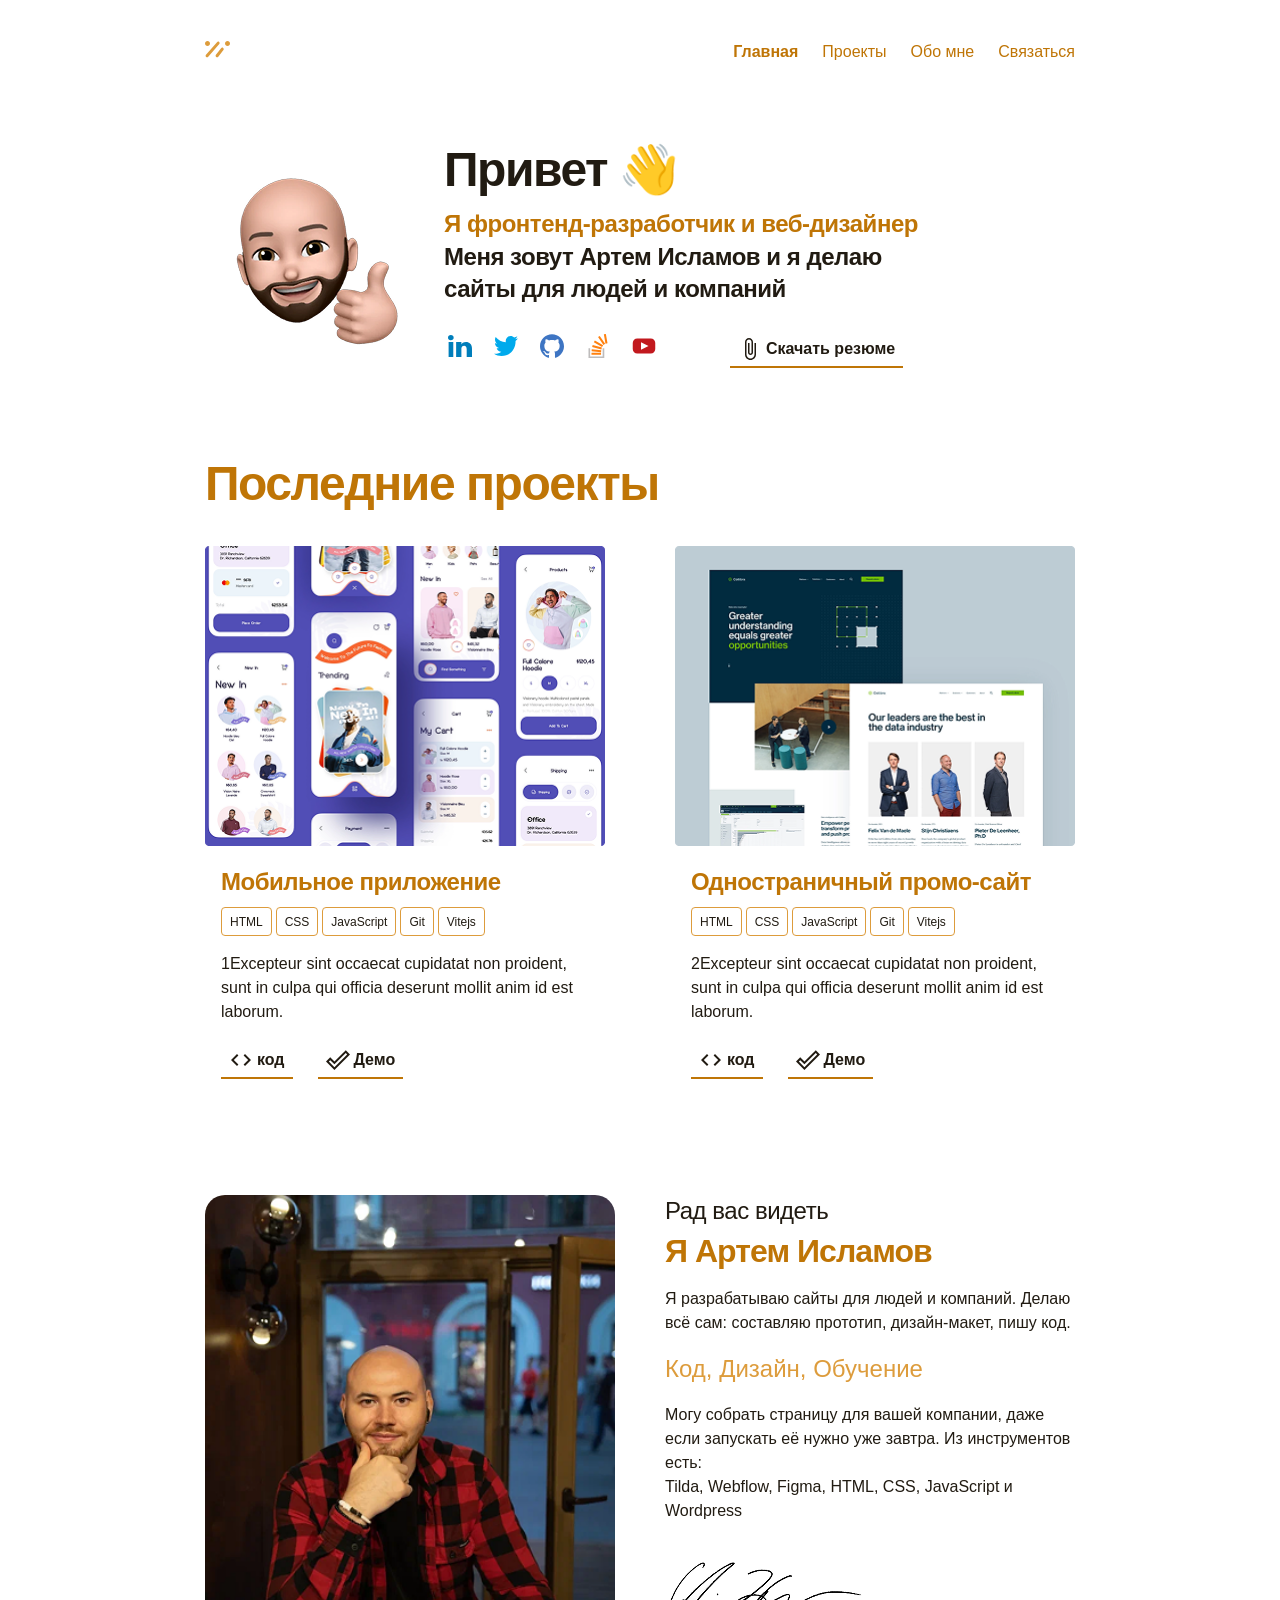
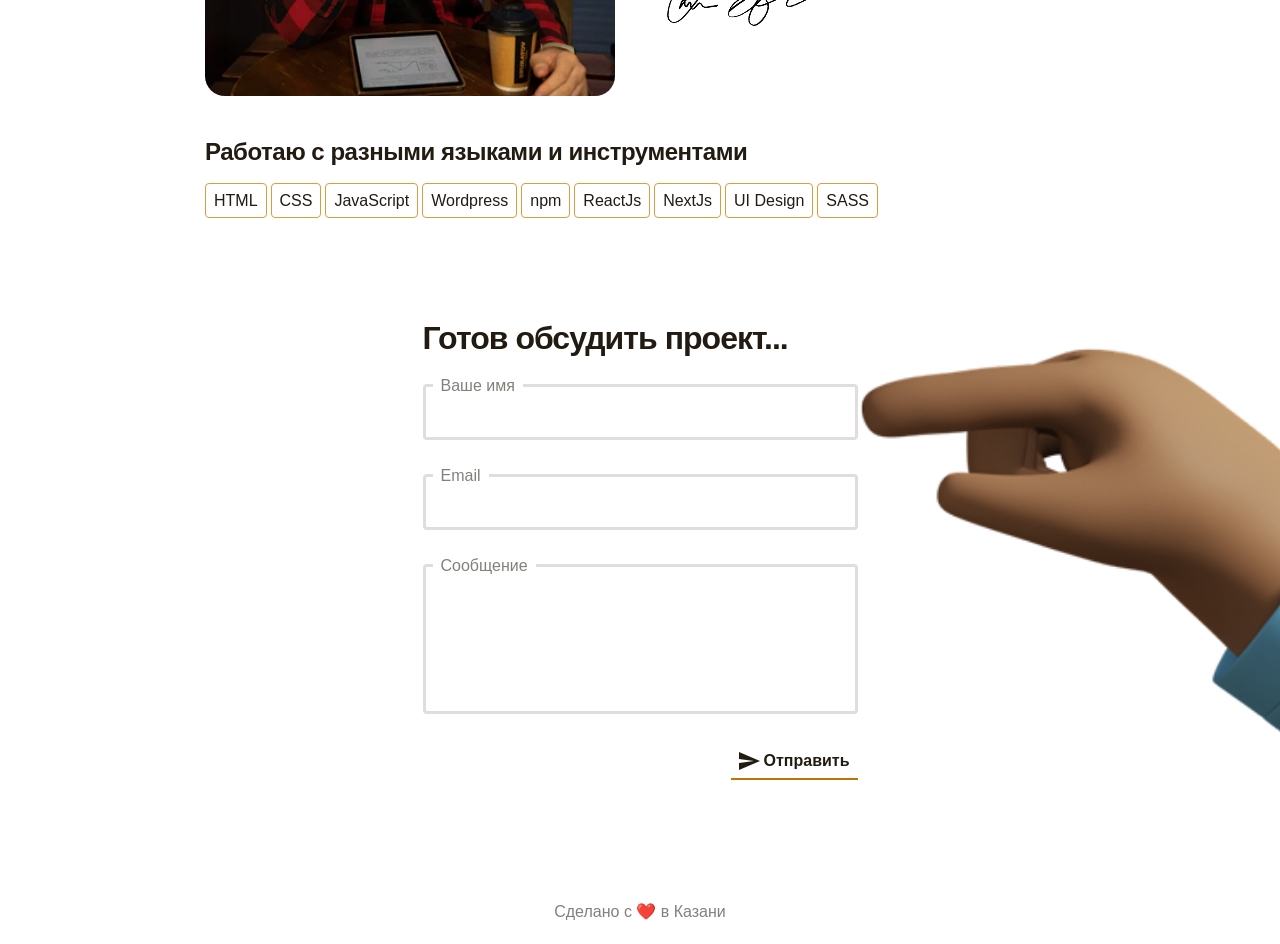
<file: index.html>
<!DOCTYPE html>
<html lang="ru">

<head>
  <meta charset="UTF-8">
  <meta name="viewport" content="width=device-width, initial-scale=1.0">
  <link rel="icon" href="img/logo.svg" type="image/svg+xml">
  <title>wcc | заготовка</title>

  <link href="css/normalize.css" rel="stylesheet">
  <link href="css/style.css" rel="stylesheet">

  <!-- Подключаем BaseComponent глобально -->
  <script type="module" src="wcc/base/BaseComponent.js"></script>
  <!-- <script type="module" src="https://illicchpv.github.io/wcc-father-sample/wcc/base/BaseComponent.js"></script> -->
  <!-- wcc/** -->
  <script data-wcc type="module" src="wcc/WccNavLink/WccNavLink.js"></script>
  <script data-wcc type="module" src="wcc/WccNavBar/WccNavBar.js"></script>
  <script data-wcc type="module" src="wcc/WccButton/WccButton.js"></script>
  <script data-wcc type="module" src="wcc/WccMain/WccMain.js"></script>
  <script data-wcc type="module" src="wcc/WccSocial/WccSocial.js"></script>
  <script data-wcc type="module" src="wcc/WccSkills/WccSkills.js"></script>
  <script data-wcc type="module" src="wcc/WccPortfolio/WccPortfolio.js"></script>
  <script data-wcc type="module" src="wcc/WccCard/WccCard.js"></script>
  <script data-wcc type="module" src="wcc/WccMySkills/WccMySkills.js"></script>
  <script data-wcc type="module" src="wcc/WccDeveloper/WccDeveloper.js"></script>
  <script data-wcc type="module" src="wcc/WccFooter/WccFooter.js"></script>
  <script data-wcc type="module" src="wcc/WccInput/WccInput.js"></script>
  <script data-wcc type="module" src="wcc/WccFeedback/WccFeedback.js"></script>
  <script data-wcc type="module" src="wcc/WccDecor/WccDecor.js"></script>

  <!--  -->
  <script type="module" src="js/main.js"></script>

  <link href="css/media.css" rel="stylesheet">
</head>

<body>

  <wcc-nav-bar></wcc-nav-bar>

  <wcc-main id="home"></wcc-main>

  <wcc-portfolio id="project"></wcc-portfolio>

  <wcc-developer id="about"></wcc-developer>

  <wcc-my-skills></wcc-my-skills>

  <wcc-decor>
    <wcc-feedback id="feedback"></wcc-feedback>

    <wcc-footer></wcc-footer>
  </wcc-decor>

</body>

</html>
</file>
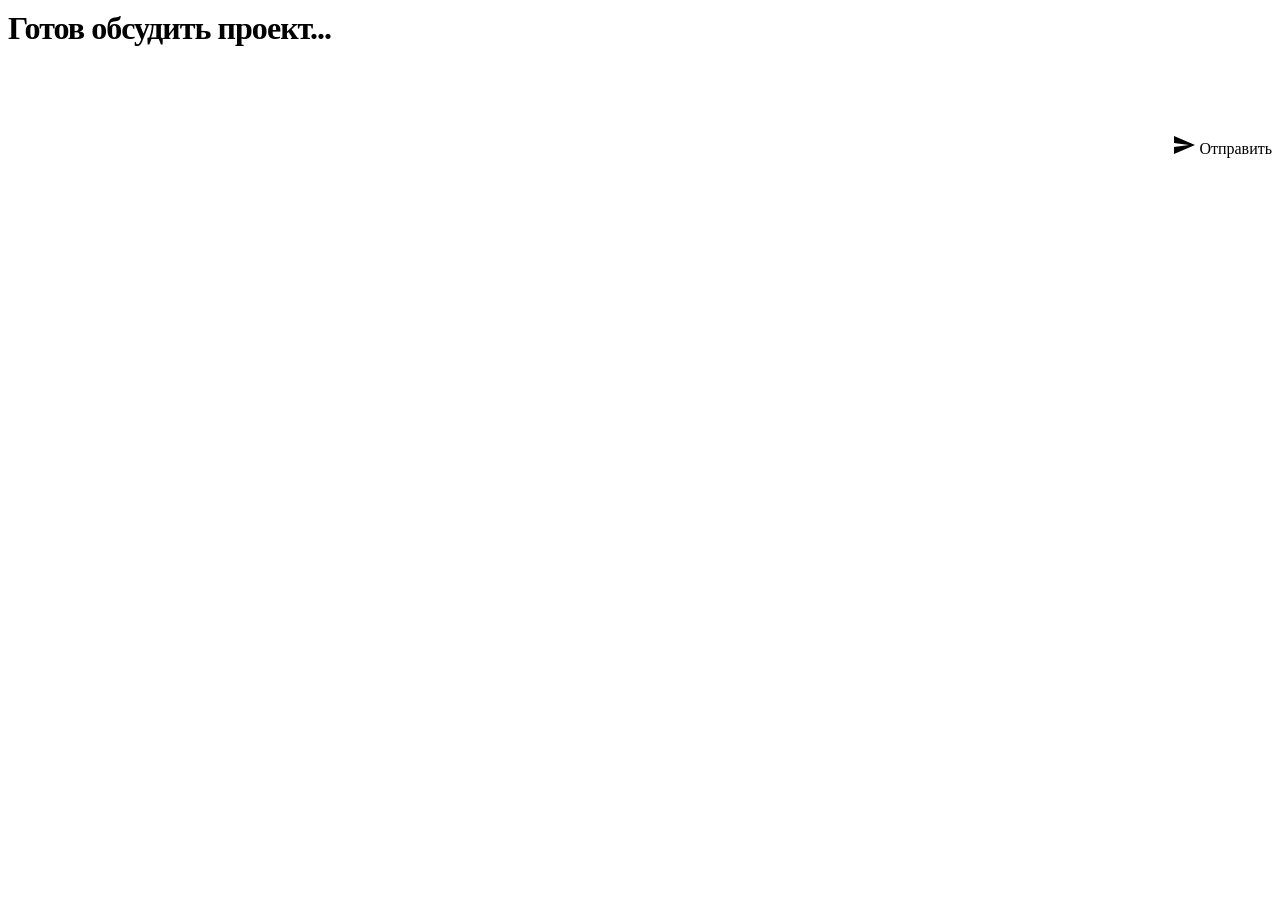
<file: wcc/WccFeedback/WccFeedback.html>
<style>
  .wccFeedback {
    display: block;
  }

  .wccFeedback__title {
    font-weight: 700;
    font-size: 32px;
    line-height: 1.25;
    letter-spacing: -0.03em;
    color: var(--neutral-900);
    margin-bottom: 16px;
  }

  .wccFeedback__form {
    display: flex;
    flex-direction: column;
    gap: 24px;
    text-align: right;
  }
</style>
<div class="wccFeedback container-feedback">

  <h2 class="wccFeedback__title">Готов обсудить проект...</h2>

  <form class="wccFeedback__form">

    <wcc-input type="text" label="Ваше имя" name="client_name" required value=""></wcc-input>
    <wcc-input id="email" type="email" label="Email" name="client_email" required value=""></wcc-input>
    <wcc-input type="textarea" label="Сообщение" name="client_message"></wcc-input>

    <wcc-button btn-type="btn">
      <svg slot="img" width="21" height="18" viewBox="0 0 21 18" fill="none" xmlns="http://www.w3.org/2000/svg">
        <path d="M0.00999999 18L21 9L0.00999999 0L0 7L15 9L0 11L0.00999999 18Z" fill="currentColor" />
      </svg>

      <span slot="text">Отправить</span>
    </wcc-button>
  </form>
</div>

<body></body>
</file>
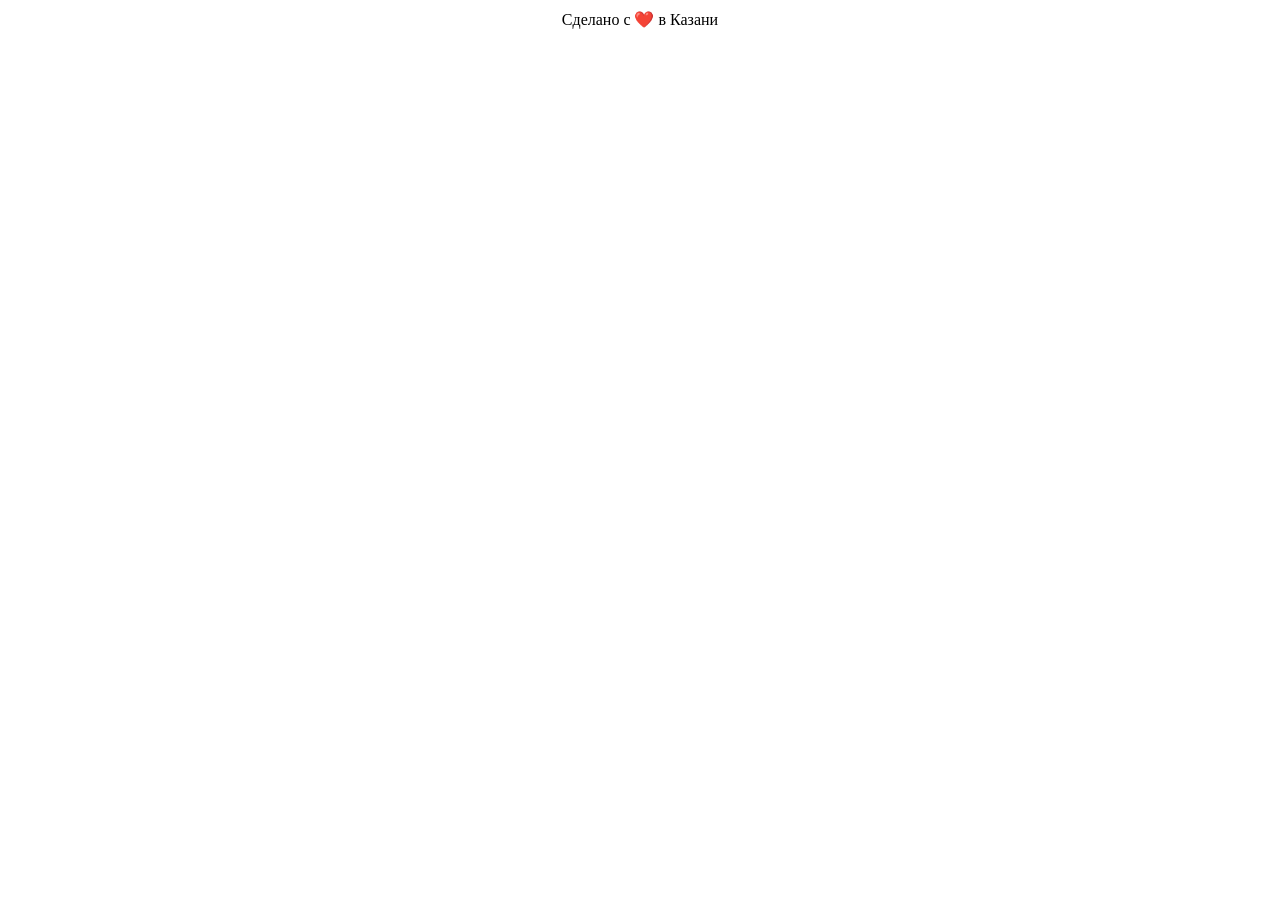
<file: wcc/WccFooter/WccFooter.html>
<style>
  .wccFooter {
    display: block;
    text-align: center;
    font-weight: 400;
    font-size: 16px;
    line-height: 1.5;
    text-align: center;
    color: var(--neutral-500);
  }
</style>
<footer class="wccFooter container">
  Сделано с ❤️ в Казани
</footer>

<body></body>
</file>
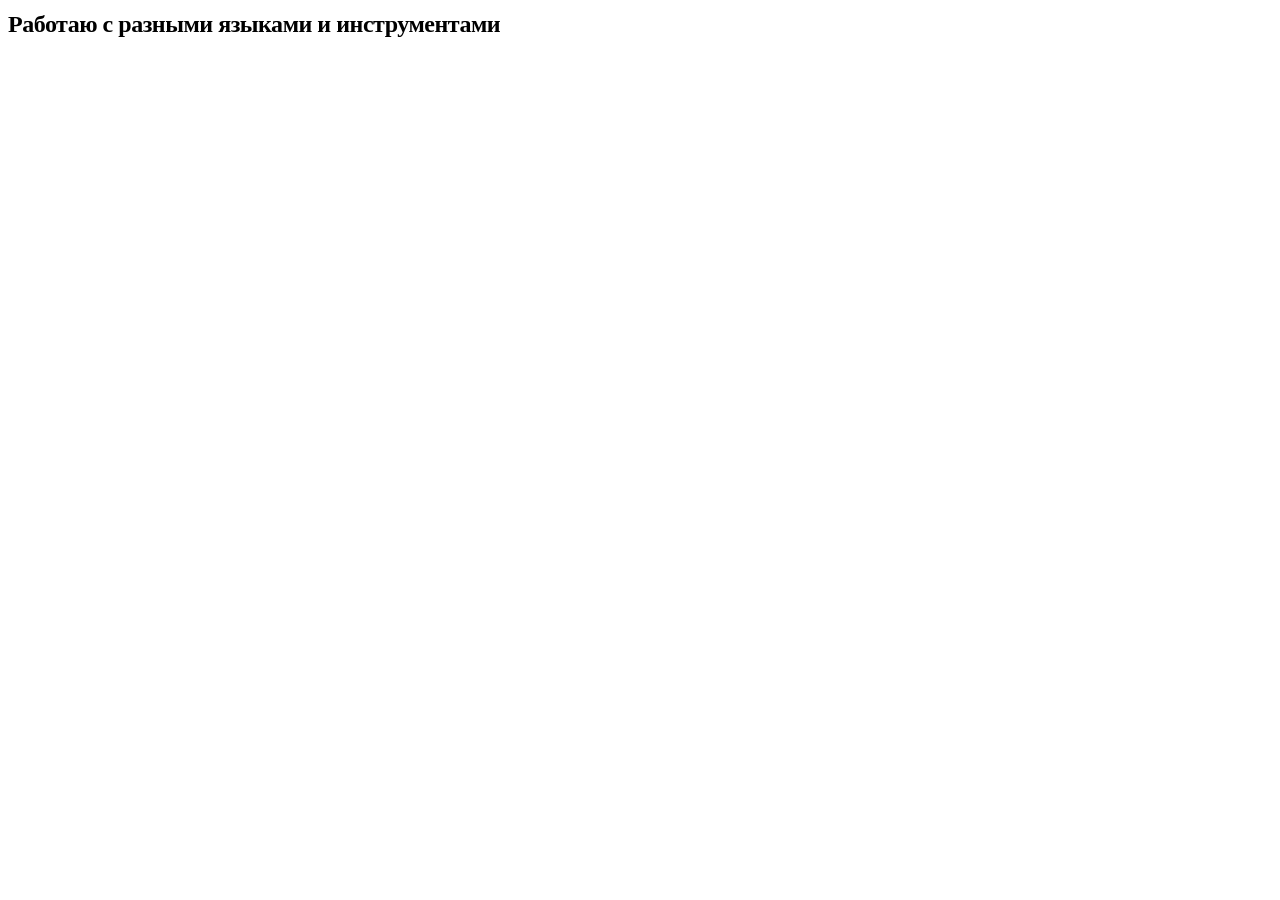
<file: wcc/WccMySkills/WccMySkills.html>
<style>
  .wccMySkills {
    display: block;
  }

  .wccMySkills__title {
    margin-bottom: 15px;
    font-weight: 700;
    font-size: 24px;
    line-height: 1.35;
    letter-spacing: -0.02em;
    color: var(--neutral-900);
  }
</style>
<section class="wccMySkills container">
  <h2 class="wccMySkills__title">
    Работаю с разными языками и инструментами
  </h2>

  <wcc-skills large list="HTML,CSS,JavaScript,Wordpress,npm,ReactJs,NextJs,UI Design,SASS"></wcc-skills>
</section>

<body></body>
</file>
<file: css/style.css>
:root {
	--brand-900: #bf7506;
	--brand-500: #dd9c3c;
	--brand-100: #f4debe;
	--neutral-900: #211b12;
	--neutral-500: #83807c;
	--neutral-100: #e0dedc;
}

:root {
  --font-family: sans-serif;
  --container-w: 870px;
  --container-x-padding: 10px;
  --container-feedback: 435px;
}

:root {
  --font-family: sans-serif;
  --second-family: sans-serif;
}

html {
  scroll-behavior: smooth;
}
body {
  font-family: var(--font-family);
  margin-bottom: 20px;
}
li {
  list-style: none;
}
a {
  text-decoration: none;
  color: inherit;
}
h1,h2,h3,h4,ul,p {
  margin: 0;
}
.container {
  max-width: calc(var(--container-w) + 2 * var(--container-x-padding));
  padding-inline: var(--container-x-padding);
  width: 100%;
  margin-inline: auto;
}
.container-feedback {
  max-width: calc(var(--container-feedback) + 2 * var(--container-x-padding));
  padding-inline: var(--container-x-padding);
  width: 100%;
  margin-inline: auto;
}

/*  */

wcc-nav-bar {
  display: block;
  margin-top: 40px;
}
wcc-main {
  display: block;
  margin-top: 70px;
}
wcc-portfolio {
  display: block;
  margin-top: 80px;
}
wcc-developer {
  display: block;
  margin-top: 100px;
}
wcc-my-skills {
  display: block;
  margin-top: 40px;
}
wcc-decor {
  display: block;
  margin-top: 100px;
}
wcc-footer {
  display: block;
  margin-top: 120px;
}
</file>
<file: css/media.css>
@media (max-width: 640px) {}

@media (max-width: 750px) {
  .wccDecor__img {
    display: none;
  }
}

@media (max-width: 550px) {
  .wccNavBar {
    flex-direction: column;
    align-items: flex-start;
  }
  .wccNavBar__links {
    flex-direction: column;
  }
  .wccMain  {
    flex-direction: column;
  }
  wcc-main {
    margin-top: 10px;
  }
  .wccMain {
    gap: 10px;
  }
}
</file>
